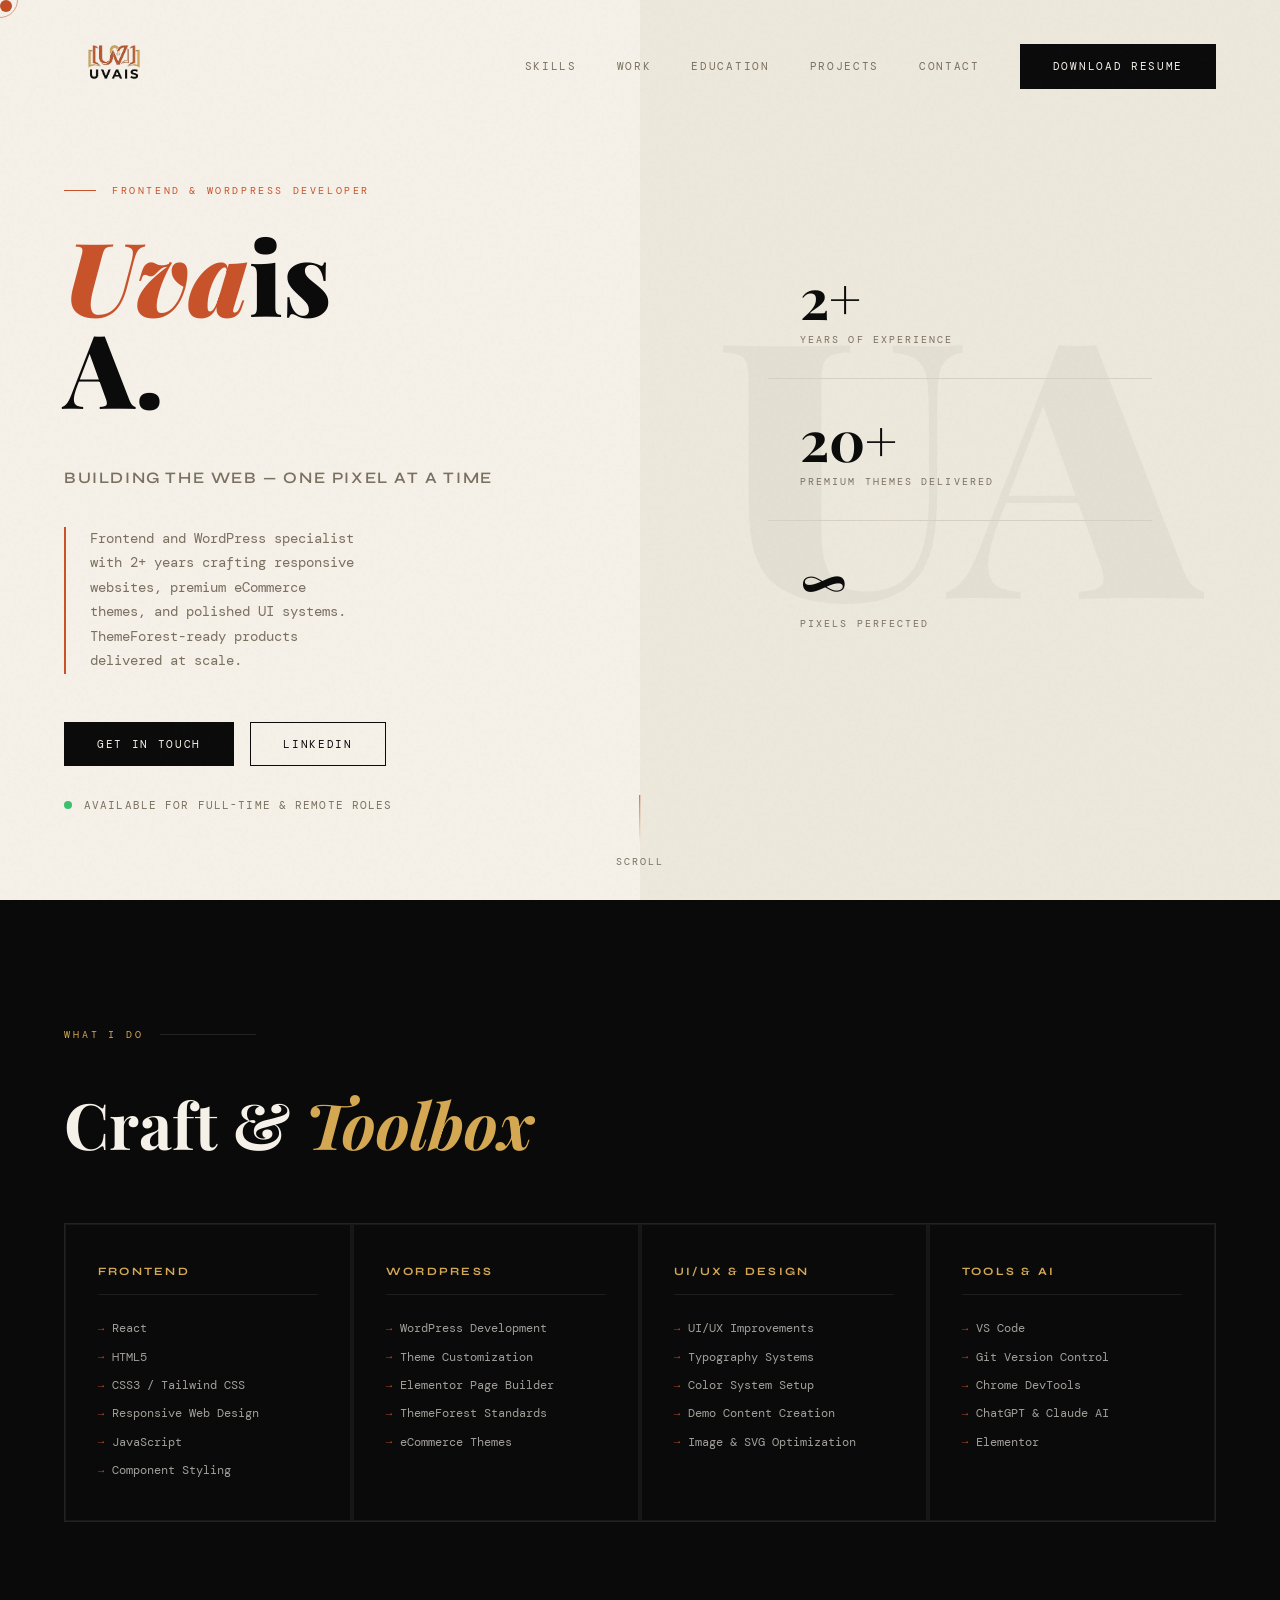
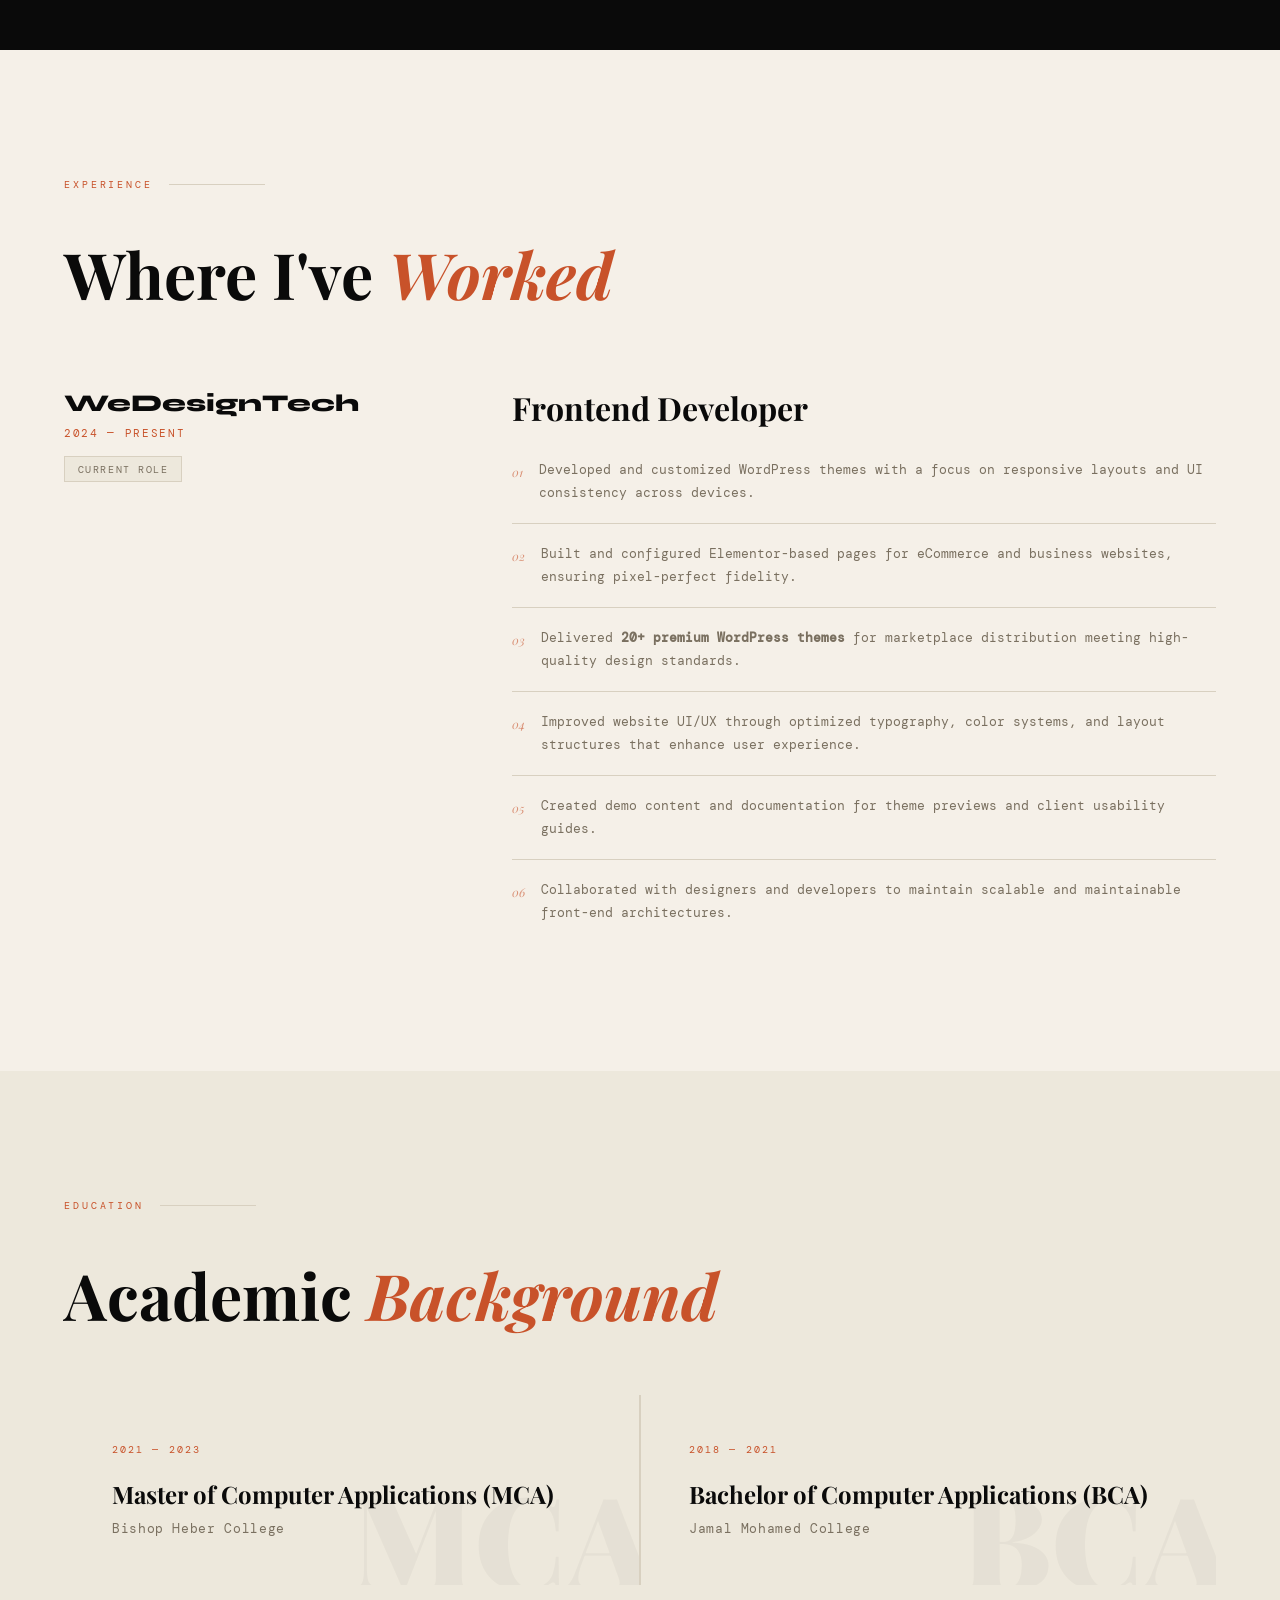
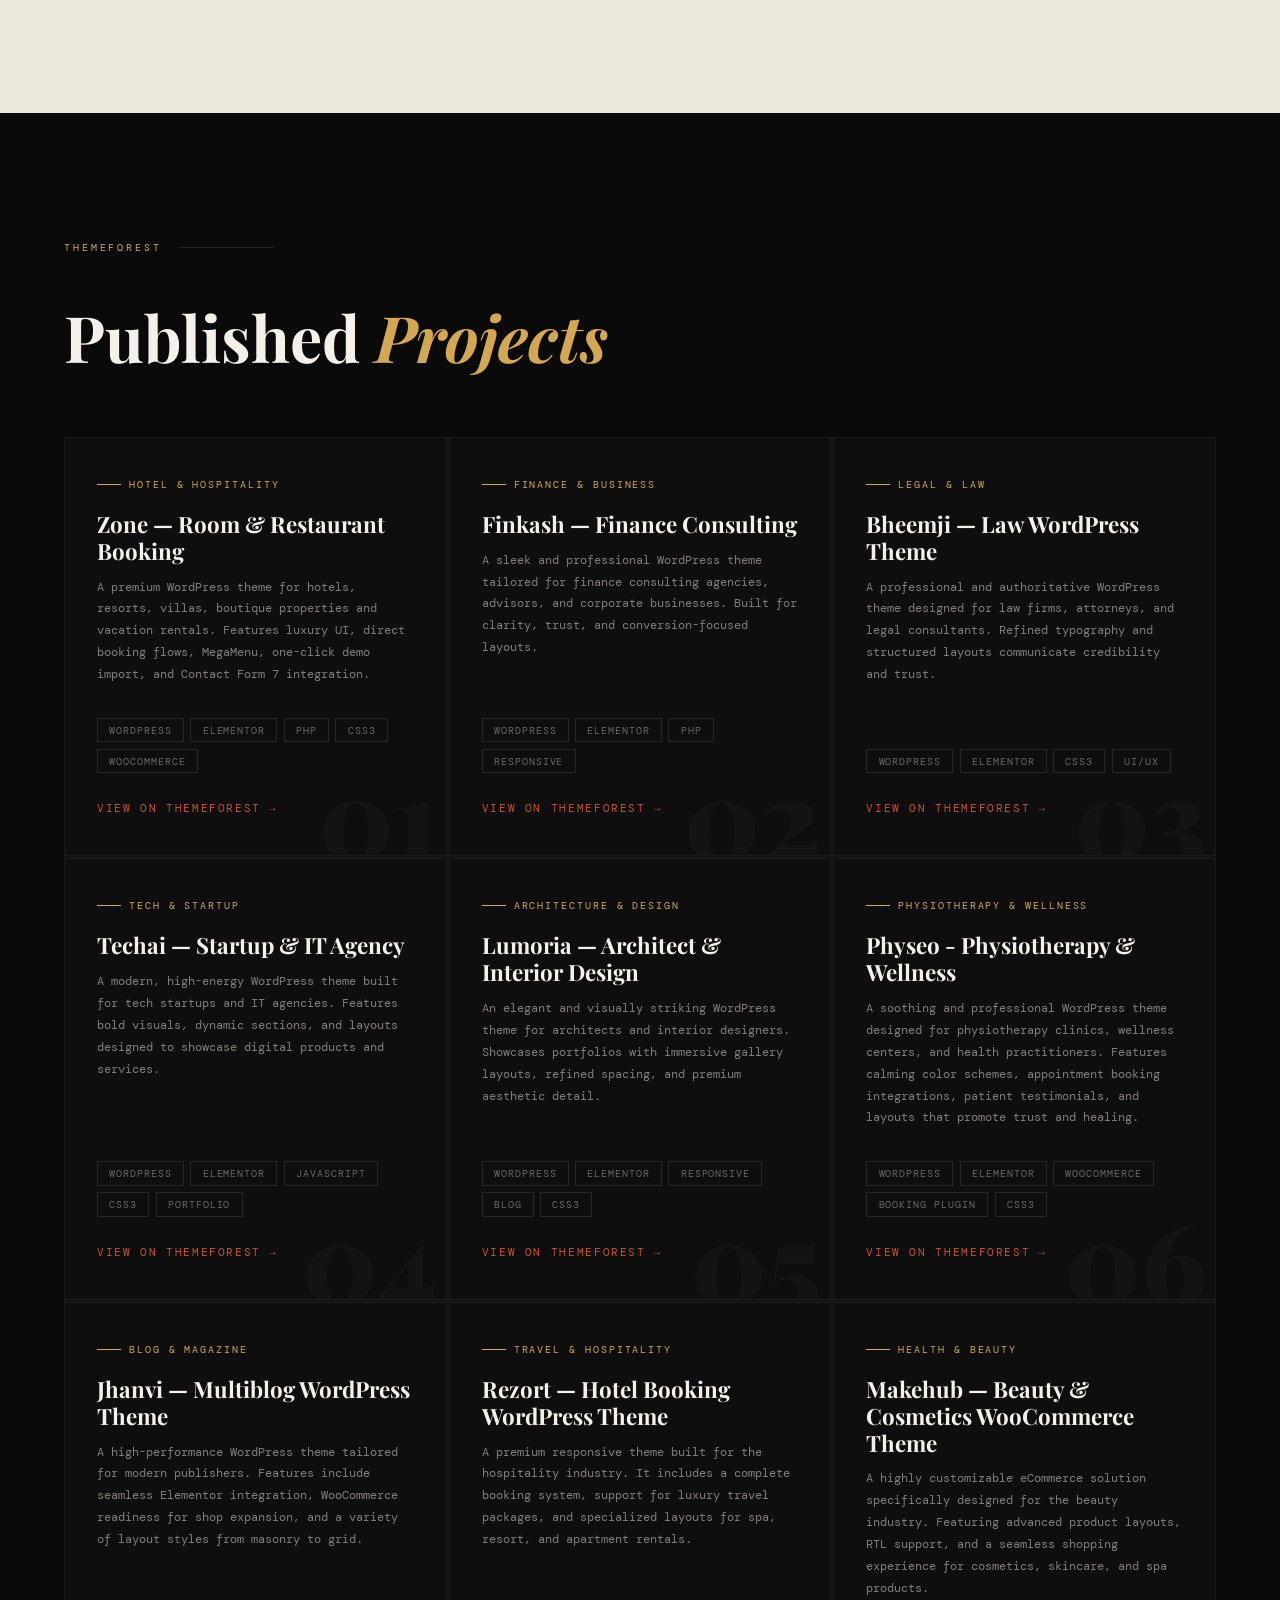
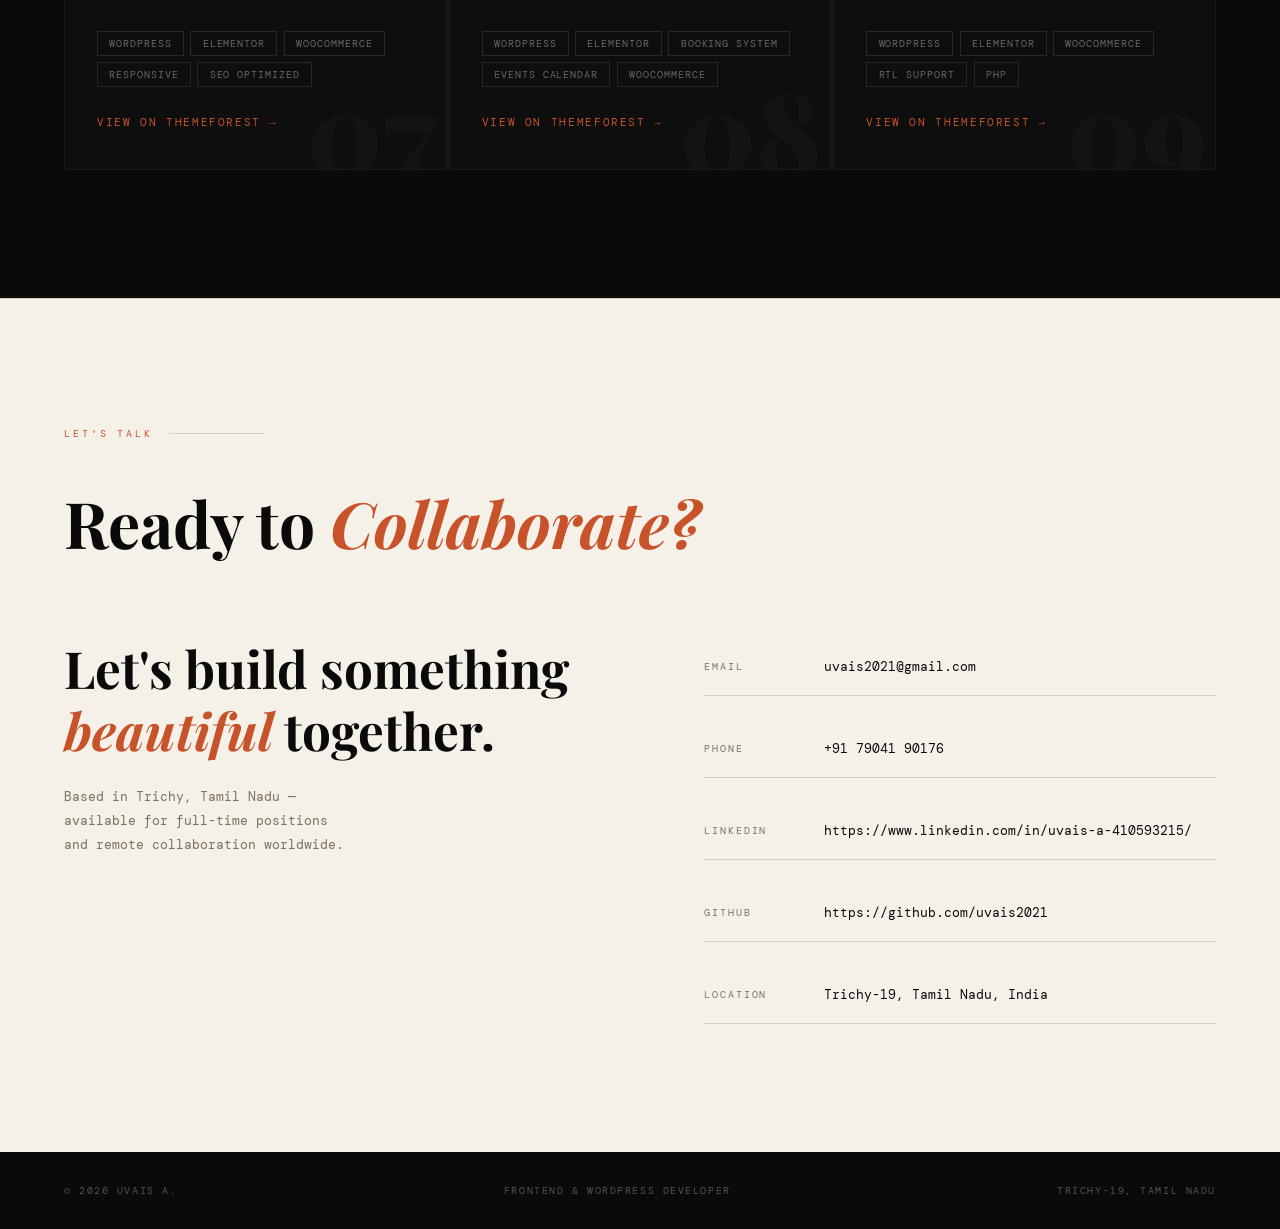
<file: index.html>
<!DOCTYPE html>
<html lang="en">

<head>
  <meta charset="UTF-8">
  <meta name="viewport" content="width=device-width, initial-scale=1.0">
  <title>Uvais A — Frontend & WordPress Developer</title>
  <link
    href="https://fonts.googleapis.com/css2?family=Playfair+Display:ital,wght@0,400;0,700;0,900;1,400&family=DM+Mono:wght@300;400;500&family=Syne:wght@400;600;700;800&display=swap"
    rel="stylesheet">
  <link rel="stylesheet" href="style.css">
  <link rel="shortcut icon" href="./images/favicon.ico.png" type="image/x-icon">
</head>

<body>

  <div class="cursor" id="cursor"></div>
  <div class="cursor-ring" id="cursorRing"></div>

  <!-- NAV -->
  <nav>
    <a href="#" class="nav-logo"><img src="./images/Logo.png" alt=""></a>
    <button id="menuToggle" class="menu-toggle" aria-label="Toggle navigation" aria-expanded="false"
      aria-controls="navLinks">
      <span></span>
      <span></span>
      <span></span>
    </button>
    <ul class="nav-links" id="navLinks">
      <li><a href="#skills">Skills</a></li>
      <li><a href="#experience">Work</a></li>
      <li><a href="#education">Education</a></li>
      <li><a href="#projects">Projects</a></li>
      <li><a href="#contact">Contact</a></li>
      <li><a href="./files/Resume.pdf" class="btn btn-primary" download>Download Resume</a></li>
    </ul>
  </nav>

  <!-- HERO -->
  <section class="hero">
    <div class="hero-left">
      <p class="hero-tag">Frontend & WordPress Developer</p>
      <h1 class="hero-name">
        <span class="italic">Uva</span>is<br>A.
      </h1>
      <p class="hero-role">Building the web — one pixel at a time</p>
      <p class="hero-summary">
        Frontend and WordPress specialist with 2+ years crafting responsive websites,
        premium eCommerce themes, and polished UI systems. ThemeForest-ready products
        delivered at scale.
      </p>
      <div class="hero-cta">
        <a href="mailto:uvais2021@gmail.com" class="btn btn-primary">Get in Touch</a>
        <a href="https://www.linkedin.com/in/uvais-a-410593215/" target="_blank" class="btn btn-outline">LinkedIn</a>
      </div>
      <div class="availability">
        <span class="avail-dot"></span>
        Available for full-time &amp; remote roles
      </div>
    </div>
    <div class="hero-right">
      <div class="hero-stats">
        <div class="stat-item">
          <div class="stat-num">2+</div>
          <div class="stat-label">Years of Experience</div>
        </div>
        <div class="stat-item">
          <div class="stat-num">20+</div>
          <div class="stat-label">Premium Themes Delivered</div>
        </div>
        <div class="stat-item">
          <div class="stat-num">∞</div>
          <div class="stat-label">Pixels Perfected</div>
        </div>
      </div>
    </div>
    <div class="hero-scroll">
      <div class="scroll-line"></div>
      Scroll
    </div>
  </section>

  <!-- SKILLS -->
  <section class="skills-section" id="skills">
    <p class="section-label">What I do</p>
    <h2 class="section-title">Craft &amp; <span class="em">Toolbox</span></h2>
    <div class="skills-grid fade-in">
      <div class="skill-group">
        <div class="skill-group-title">Frontend</div>
        <ul class="skill-list">
          <li>React</li>
          <li>HTML5</li>
          <li>CSS3 / Tailwind CSS</li>
          <li>Responsive Web Design</li>
          <li>JavaScript</li>
          <li>Component Styling</li>
        </ul>
      </div>
      <div class="skill-group">
        <div class="skill-group-title">WordPress</div>
        <ul class="skill-list">
          <li>WordPress Development</li>
          <li>Theme Customization</li>
          <li>Elementor Page Builder</li>
          <li>ThemeForest Standards</li>
          <li>eCommerce Themes</li>
        </ul>
      </div>
      <div class="skill-group">
        <div class="skill-group-title">UI/UX & Design</div>
        <ul class="skill-list">
          <li>UI/UX Improvements</li>
          <li>Typography Systems</li>
          <li>Color System Setup</li>
          <li>Demo Content Creation</li>
          <li>Image & SVG Optimization</li>
        </ul>
      </div>
      <div class="skill-group">
        <div class="skill-group-title">Tools & AI</div>
        <ul class="skill-list">
          <li>VS Code</li>
          <li>Git Version Control</li>
          <li>Chrome DevTools</li>
          <li>ChatGPT & Claude AI</li>
          <li>Elementor</li>
        </ul>
      </div>
    </div>
  </section>

  <!-- EXPERIENCE -->
  <section class="experience-section" id="experience">
    <p class="section-label">Experience</p>
    <h2 class="section-title">Where I've <span class="em">Worked</span></h2>
    <div class="exp-grid">
      <div class="exp-meta fade-in">
        <div class="exp-company">WeDesignTech</div>
        <div class="exp-period">2024 — Present</div>
        <div class="exp-badge">Current Role</div>
      </div>
      <div>
        <h3 class="exp-role-title fade-in">Frontend Developer</h3>
        <ul class="exp-highlights">
          <li class="fade-in">
            <span class="exp-num">01</span>
            <span>Developed and customized WordPress themes with a focus on responsive layouts and UI consistency across
              devices.</span>
          </li>
          <li class="fade-in">
            <span class="exp-num">02</span>
            <span>Built and configured Elementor-based pages for eCommerce and business websites, ensuring pixel-perfect
              fidelity.</span>
          </li>
          <li class="fade-in">
            <span class="exp-num">03</span>
            <span>Delivered <strong>20+ premium WordPress themes</strong> for marketplace distribution meeting
              high-quality design standards.</span>
          </li>
          <li class="fade-in">
            <span class="exp-num">04</span>
            <span>Improved website UI/UX through optimized typography, color systems, and layout structures that enhance
              user experience.</span>
          </li>
          <li class="fade-in">
            <span class="exp-num">05</span>
            <span>Created demo content and documentation for theme previews and client usability guides.</span>
          </li>
          <li class="fade-in">
            <span class="exp-num">06</span>
            <span>Collaborated with designers and developers to maintain scalable and maintainable front-end
              architectures.</span>
          </li>
        </ul>
      </div>
    </div>
  </section>

  <!-- EDUCATION -->
  <section class="education-section" id="education">
    <p class="section-label">Education</p>
    <h2 class="section-title">Academic <span class="em">Background</span></h2>
    <div class="edu-grid">
      <div class="edu-card fade-in" data-degree="MCA">
        <div class="edu-period">2021 — 2023</div>
        <div class="edu-degree">Master of Computer Applications (MCA)</div>
        <div class="edu-school">Bishop Heber College</div>
      </div>
      <div class="edu-card fade-in" data-degree="BCA">
        <div class="edu-period">2018 — 2021</div>
        <div class="edu-degree">Bachelor of Computer Applications (BCA)</div>
        <div class="edu-school">Jamal Mohamed College</div>
      </div>
    </div>
  </section>
  <!-- PROJECTS -->
  <section class="projects-section" id="projects">
    <p class="section-label">ThemeForest</p>
    <h2 class="section-title">Published <span class="em">Projects</span></h2>
    <div class="projects-grid">

      <div class="project-card fade-in" data-index="01">
        <div class="project-tag">Hotel &amp; Hospitality</div>
        <div class="project-name">Zone — Room &amp; Restaurant Booking</div>
        <p class="project-desc">A premium WordPress theme for hotels, resorts, villas, boutique properties and vacation
          rentals. Features luxury UI, direct booking flows, MegaMenu, one-click demo import, and Contact Form 7
          integration.</p>
        <div class="project-tech">
          <span>WordPress</span><span>Elementor</span><span>PHP</span><span>CSS3</span><span>WooCommerce</span>
        </div>
        <a href="https://themeforest.net/item/zone-room-restaurant-booking-wordpress-theme/62240703" target="_blank"
          class="project-link">View on ThemeForest</a>
      </div>

      <div class="project-card fade-in" data-index="02">
        <div class="project-tag">Finance &amp; Business</div>
        <div class="project-name">Finkash — Finance Consulting</div>
        <p class="project-desc">A sleek and professional WordPress theme tailored for finance consulting agencies,
          advisors, and corporate businesses. Built for clarity, trust, and conversion-focused layouts.</p>
        <div class="project-tech">
          <span>WordPress</span><span>Elementor</span><span>PHP</span><span>Responsive</span>
        </div>
        <a href="https://themeforest.net/item/finkash-finance-consulting-wordpress-theme/62206938" target="_blank"
          class="project-link">View on ThemeForest</a>
      </div>

      <div class="project-card fade-in" data-index="03">
        <div class="project-tag">Legal &amp; Law</div>
        <div class="project-name">Bheemji — Law WordPress Theme</div>
        <p class="project-desc">A professional and authoritative WordPress theme designed for law firms, attorneys, and
          legal consultants. Refined typography and structured layouts communicate credibility and trust.</p>
        <div class="project-tech">
          <span>WordPress</span><span>Elementor</span><span>CSS3</span><span>UI/UX</span>
        </div>
        <a href="https://themeforest.net/item/bheemji-law-wordpress-theme/61059205" target="_blank"
          class="project-link">View on ThemeForest</a>
      </div>

      <div class="project-card fade-in" data-index="04">
        <div class="project-tag">Tech &amp; Startup</div>
        <div class="project-name">Techai — Startup &amp; IT Agency</div>
        <p class="project-desc">A modern, high-energy WordPress theme built for tech startups and IT agencies. Features
          bold visuals, dynamic sections, and layouts designed to showcase digital products and services.</p>
        <div class="project-tech">
          <span>WordPress</span><span>Elementor</span><span>JavaScript</span><span>CSS3</span> <span>Portfolio</span>
        </div>
        <a href="https://themeforest.net/item/techai-startup-it-agency-wordpress-theme/60363167" target="_blank"
          class="project-link">View on ThemeForest</a>
      </div>

      <div class="project-card fade-in" data-index="05">
        <div class="project-tag">Architecture &amp; Design</div>
        <div class="project-name">Lumoria — Architect &amp; Interior Design</div>
        <p class="project-desc">An elegant and visually striking WordPress theme for architects and interior designers.
          Showcases portfolios with immersive gallery layouts, refined spacing, and premium aesthetic detail.</p>
        <div class="project-tech">
          <span>WordPress</span><span>Elementor</span><span>Responsive</span><span>Blog</span><span>CSS3</span>
        </div>
        <a href="https://themeforest.net/item/lumoria-architect-interior-design-wordpress-theme/59558953"
          target="_blank" class="project-link">View on ThemeForest</a>
      </div>

      <div class="project-card fade-in" data-index="06">
        <div class="project-tag">Physiotherapy &amp; Wellness</div>
        <div class="project-name">Physeo - Physiotherapy &amp; Wellness</div>
        <p class="project-desc">A soothing and professional WordPress theme designed for physiotherapy clinics, wellness
          centers, and health practitioners. Features calming color schemes, appointment booking integrations, patient
          testimonials, and layouts that promote trust and healing.
        </p>
        <div class="project-tech">
          <span>WordPress</span><span>Elementor</span><span>WooCommerce</span><span>Booking
            Plugin</span><span>CSS3</span>
        </div>
        <a href="https://themeforest.net/item/physeo-physiotherapy-wellness-wordpress-theme/59464215?s_rank=12"
          target="_blank" class="project-link">View on ThemeForest</a>
      </div>

      <div class="project-card fade-in visible" data-index="07">
        <div class="project-tag">Blog & Magazine</div>
        <div class="project-name">Jhanvi — Multiblog WordPress Theme</div>
        <p class="project-desc">A high-performance WordPress theme tailored for modern publishers. Features include
          seamless Elementor integration, WooCommerce readiness for shop expansion, and a variety of layout styles from
          masonry to grid.</p>
        <div class="project-tech">
          <span>WordPress</span><span>Elementor</span><span>WooCommerce</span><span>Responsive</span><span>SEO
            Optimized</span>
        </div>
        <a href="https://themeforest.net/item/jhanvi-multiblog-wordpress-theme/59735194" target="_blank"
          rel="noopener noreferrer" class="project-link">View on ThemeForest</a>
      </div>

      <div class="project-card fade-in visible" data-index="08">
        <div class="project-tag">Travel & Hospitality</div>
        <div class="project-name">Rezort — Hotel Booking WordPress Theme</div>
        <p class="project-desc">A premium responsive theme built for the hospitality industry. It includes a complete
          booking system, support for luxury travel packages, and specialized layouts for spa, resort, and apartment
          rentals.</p>
        <div class="project-tech">
          <span>WordPress</span><span>Elementor</span><span>Booking System</span><span>Events
            Calendar</span><span>WooCommerce</span>
        </div>
        <a href="https://themeforest.net/item/rezort-hotel-booking-wordpress-theme/57828160" target="_blank"
          rel="noopener noreferrer" class="project-link">View on ThemeForest</a>
      </div>
      <div class="project-card fade-in visible" data-index="09">
        <div class="project-tag">Health & Beauty</div>
        <div class="project-name">Makehub — Beauty & Cosmetics WooCommerce Theme</div>
        <p class="project-desc">A highly customizable eCommerce solution specifically designed for the beauty industry.
          Featuring advanced product layouts, RTL support, and a seamless shopping experience for cosmetics, skincare,
          and spa products.</p>
        <div class="project-tech">
          <span>WordPress</span><span>Elementor</span><span>WooCommerce</span><span>RTL Support</span><span>PHP</span>
        </div>
        <a href="https://themeforest.net/item/makehub-beauty-cosmetics-wordpress-theme/57361058" target="_blank"
          rel="noopener noreferrer" class="project-link">View on ThemeForest</a>
      </div>

    </div>
  </section>

  <!-- CONTACT -->
  <section class="contact-section" id="contact">
    <p class="section-label">Let's talk</p>
    <h2 class="section-title">Ready to <span class="em">Collaborate?</span></h2>
    <div class="contact-inner">
      <div>
        <p class="contact-big">Let's build something <span class="accent">beautiful</span> together.</p>
        <p style="margin-top:1.5rem; font-size:0.82rem; color:var(--muted); line-height:1.8; max-width:36ch;">
          Based in Trichy, Tamil Nadu — available for full-time positions and remote collaboration worldwide.
        </p>
      </div>
      <div class="contact-links fade-in">
        <a href="mailto:uvais2021@gmail.com" class="contact-item">
          <span class="contact-type">Email</span>
          <span class="contact-val">uvais2021@gmail.com</span>
        </a>
        <a href="tel:+917904190176" class="contact-item">
          <span class="contact-type">Phone</span>
          <span class="contact-val">+91 79041 90176</span>
        </a>
        <a href="https://www.linkedin.com/in/uvais-a-410593215/" target="_blank" class="contact-item">
          <span class="contact-type">LinkedIn</span>
          <span class="contact-val">https://www.linkedin.com/in/uvais-a-410593215/</span>
        </a>
        <a href="https://github.com/uvais2021" target="_blank" class="contact-item">
          <span class="contact-type">GitHub</span>
          <span class="contact-val">https://github.com/uvais2021</span>
        </a>
        <a href="#" class="contact-item">
          <span class="contact-type">Location</span>
          <span class="contact-val">Trichy-19, Tamil Nadu, India</span>
        </a>
      </div>
    </div>
  </section>

  <footer>
    <span>© 2026 Uvais A.</span>
    <span>Frontend & WordPress Developer</span>
    <span>Trichy-19, Tamil Nadu</span>
  </footer>

  <!-- Back to Top Button -->
  <button id="backToTop" class="back-to-top" aria-label="Back to top">
    <svg width="24" height="24" viewBox="0 0 24 24" fill="none" xmlns="http://www.w3.org/2000/svg">
      <path d="M12 4L4 12H9V20H15V12H20L12 4Z" fill="currentColor" />
    </svg>
  </button>

  <script src="./app.js"></script>
</body>

</html>
</file>
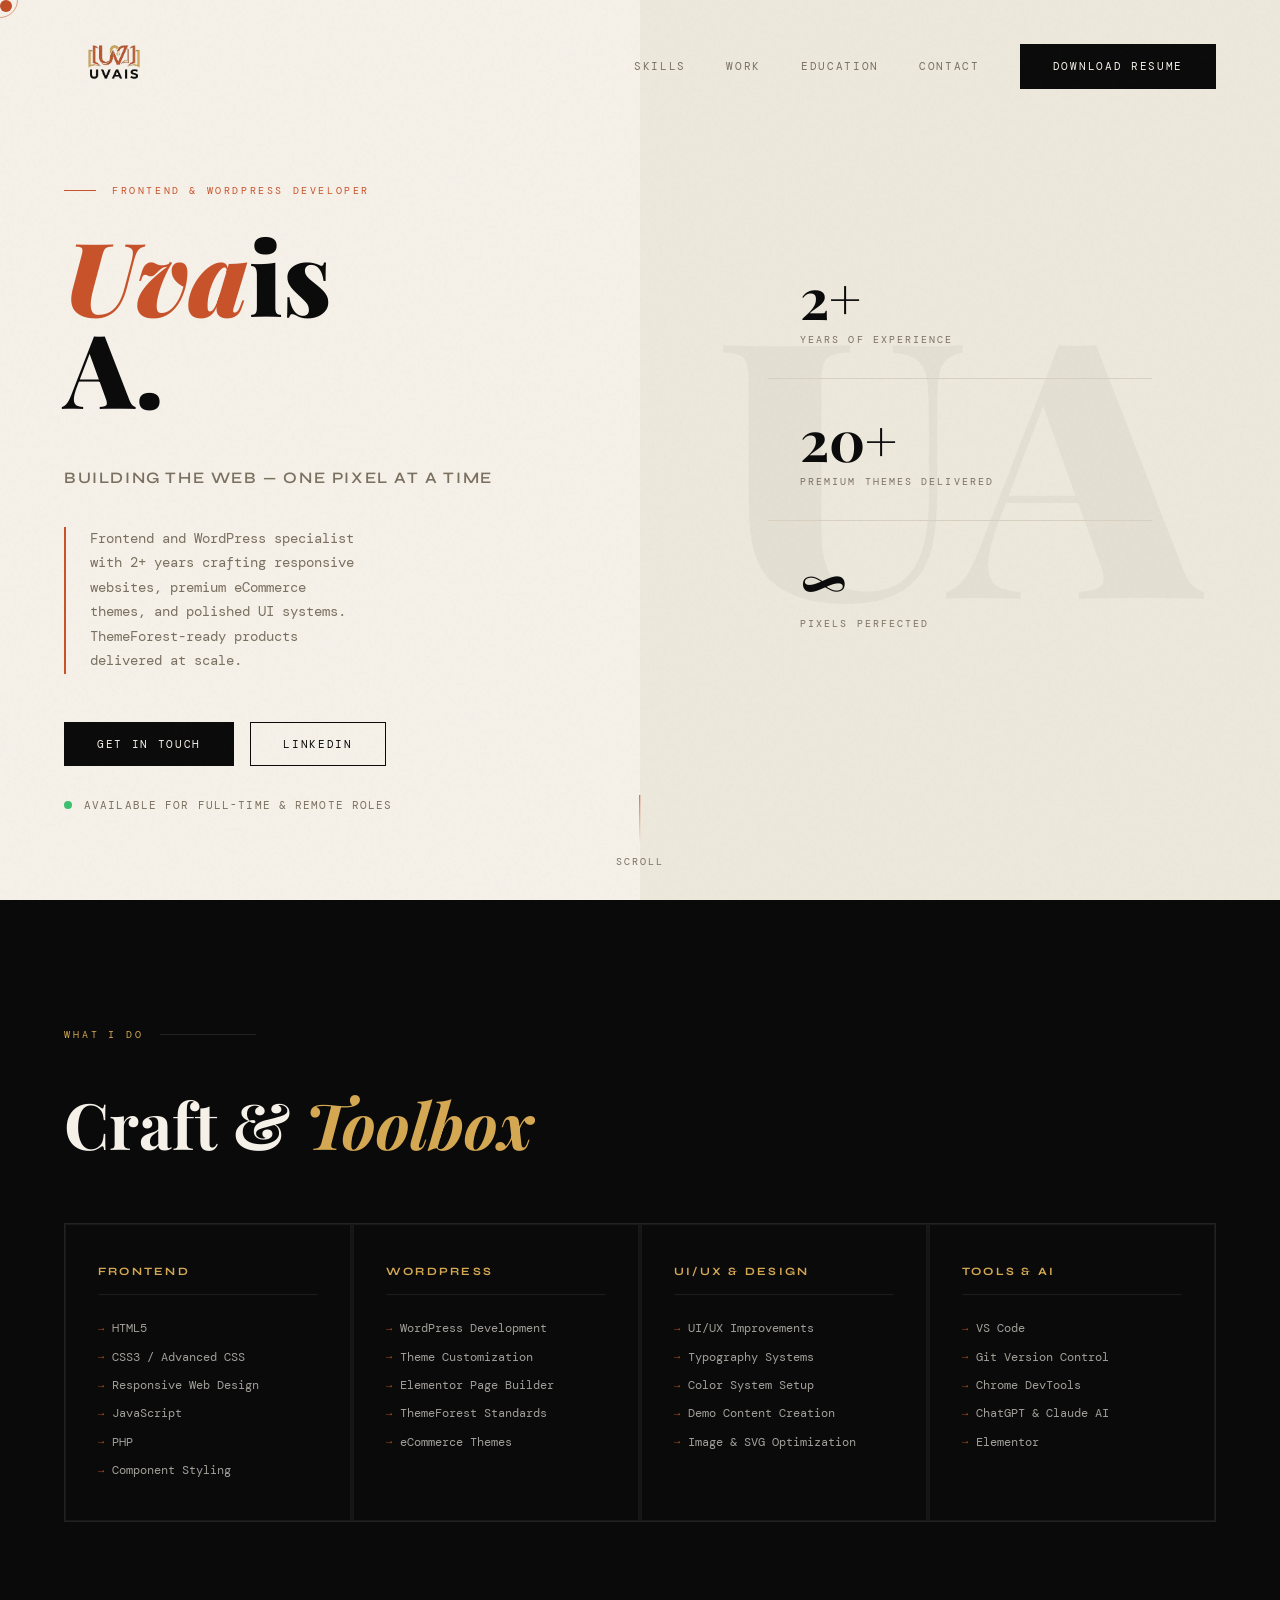
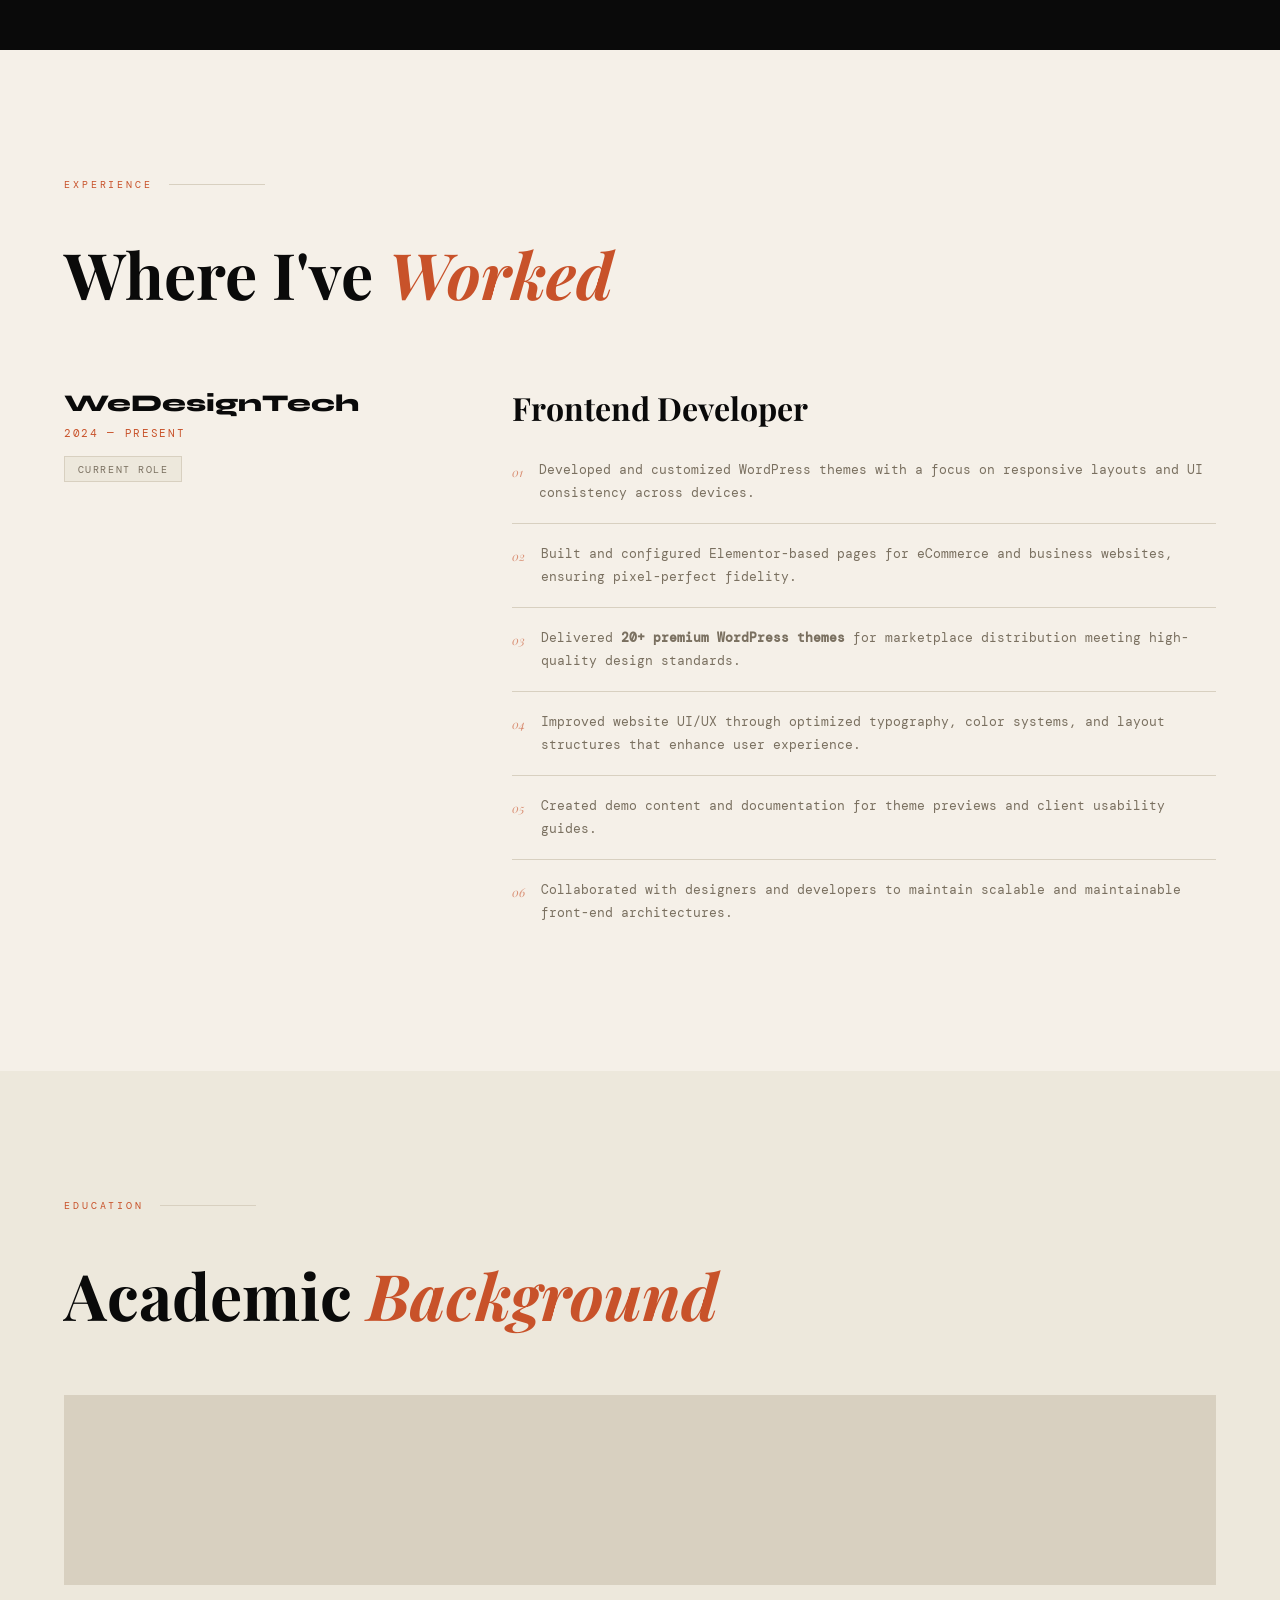
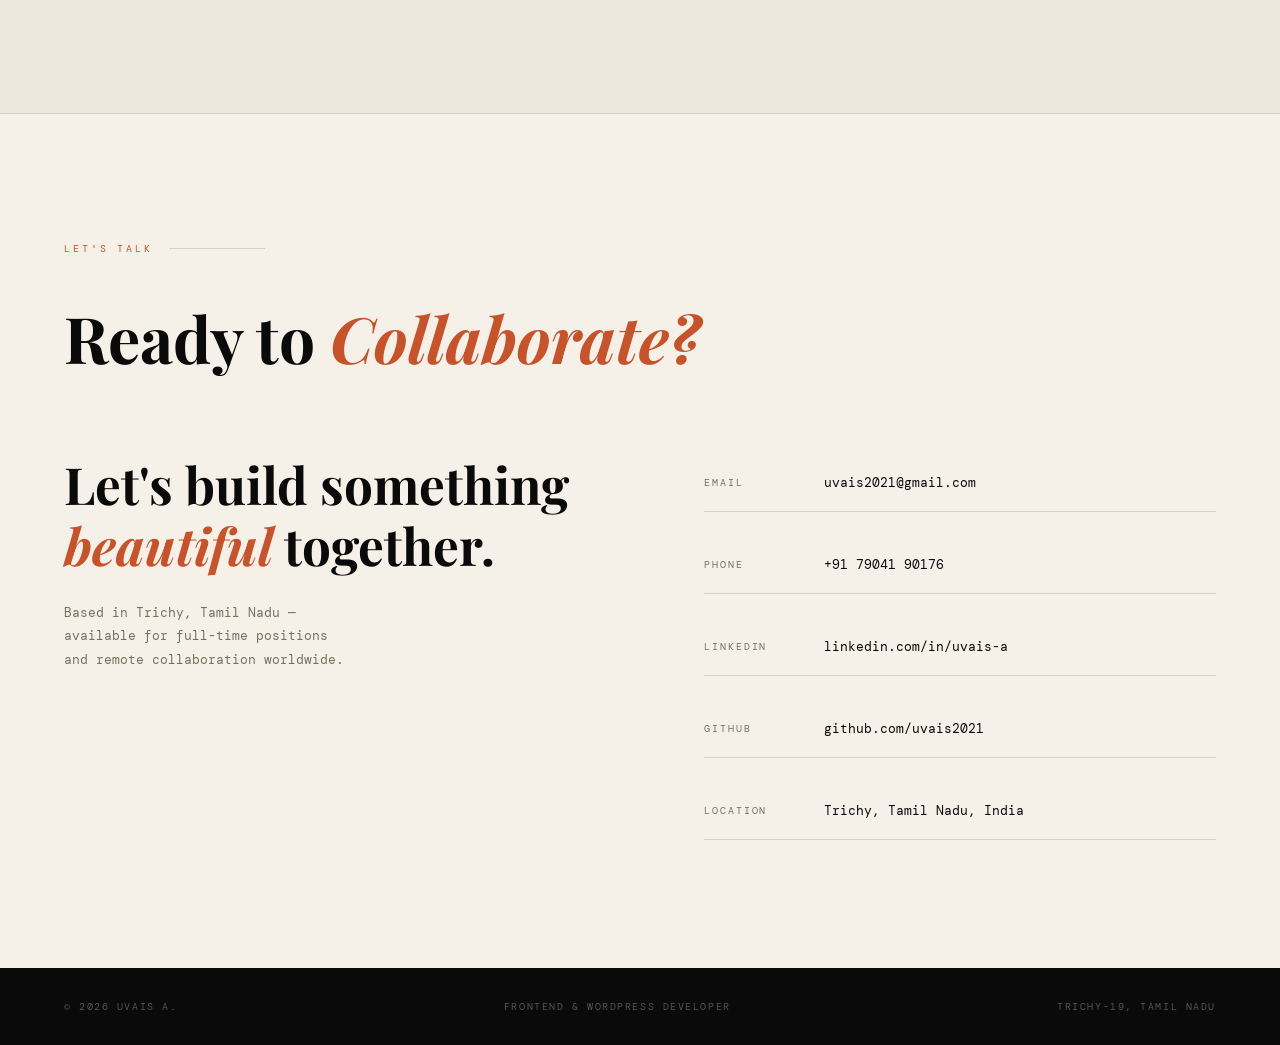
<file: uvais_portfolio.html>
<!DOCTYPE html>
<html lang="en">
<head>
<meta charset="UTF-8">
<meta name="viewport" content="width=device-width, initial-scale=1.0">
<title>Uvais A — Frontend & WordPress Developer</title>
<link href="https://fonts.googleapis.com/css2?family=Playfair+Display:ital,wght@0,400;0,700;0,900;1,400&family=DM+Mono:wght@300;400;500&family=Syne:wght@400;600;700;800&display=swap" rel="stylesheet">
<link rel="stylesheet" href="style.css">
<link rel="shortcut icon" href="./images/favicon.ico.png" type="image/x-icon">
</head>
<body>

<div class="cursor" id="cursor"></div>
<div class="cursor-ring" id="cursorRing"></div>

<!-- NAV -->
<nav>
  <a href="#" class="nav-logo"><img src="./images/Logo.png" alt=""></a>
  <button id="menuToggle" class="menu-toggle" aria-label="Toggle navigation" aria-expanded="false" aria-controls="navLinks">
    <span></span>
    <span></span>
    <span></span>
  </button>
  <ul class="nav-links" id="navLinks">
    <li><a href="#skills">Skills</a></li>
    <li><a href="#experience">Work</a></li>
    <li><a href="#education">Education</a></li>
    <li><a href="#contact">Contact</a></li>
    <li><a href="./files/Resume.pdf" class="btn btn-primary" download>Download Resume</a></li>
  </ul>
</nav>

<!-- HERO -->
<section class="hero">
  <div class="hero-left">
    <p class="hero-tag">Frontend & WordPress Developer</p>
    <h1 class="hero-name">
      <span class="italic">Uva</span>is<br>A.
    </h1>
    <p class="hero-role">Building the web — one pixel at a time</p>
    <p class="hero-summary">
      Frontend and WordPress specialist with 2+ years crafting responsive websites, 
      premium eCommerce themes, and polished UI systems. ThemeForest-ready products 
      delivered at scale.
    </p>
    <div class="hero-cta">
      <a href="mailto:uvais2021@gmail.com" class="btn btn-primary">Get in Touch</a>
      <a href="https://www.linkedin.com/in/uvais-a-410593215/" target="_blank" class="btn btn-outline">LinkedIn</a>
    </div>
    <div class="availability">
      <span class="avail-dot"></span>
      Available for full-time &amp; remote roles
    </div>
  </div>
  <div class="hero-right">
    <div class="hero-stats">
      <div class="stat-item">
        <div class="stat-num">2+</div>
        <div class="stat-label">Years of Experience</div>
      </div>
      <div class="stat-item">
        <div class="stat-num">20+</div>
        <div class="stat-label">Premium Themes Delivered</div>
      </div>
      <div class="stat-item">
        <div class="stat-num">∞</div>
        <div class="stat-label">Pixels Perfected</div>
      </div>
    </div>
  </div>
  <div class="hero-scroll">
    <div class="scroll-line"></div>
    Scroll
  </div>
</section>

<!-- SKILLS -->
<section class="skills-section" id="skills">
  <p class="section-label">What I do</p>
  <h2 class="section-title">Craft &amp; <span class="em">Toolbox</span></h2>
  <div class="skills-grid fade-in">
    <div class="skill-group">
      <div class="skill-group-title">Frontend</div>
      <ul class="skill-list">
        <li>HTML5</li>
        <li>CSS3 / Advanced CSS</li>
        <li>Responsive Web Design</li>
        <li>JavaScript</li>
        <li>PHP</li>
        <li>Component Styling</li>
      </ul>
    </div>
    <div class="skill-group">
      <div class="skill-group-title">WordPress</div>
      <ul class="skill-list">
        <li>WordPress Development</li>
        <li>Theme Customization</li>
        <li>Elementor Page Builder</li>
        <li>ThemeForest Standards</li>
        <li>eCommerce Themes</li>
      </ul>
    </div>
    <div class="skill-group">
      <div class="skill-group-title">UI/UX & Design</div>
      <ul class="skill-list">
        <li>UI/UX Improvements</li>
        <li>Typography Systems</li>
        <li>Color System Setup</li>
        <li>Demo Content Creation</li>
        <li>Image & SVG Optimization</li>
      </ul>
    </div>
    <div class="skill-group">
      <div class="skill-group-title">Tools & AI</div>
      <ul class="skill-list">
        <li>VS Code</li>
        <li>Git Version Control</li>
        <li>Chrome DevTools</li>
        <li>ChatGPT & Claude AI</li>
        <li>Elementor</li>
      </ul>
    </div>
  </div>
</section>

<!-- EXPERIENCE -->
<section class="experience-section" id="experience">
  <p class="section-label">Experience</p>
  <h2 class="section-title">Where I've <span class="em">Worked</span></h2>
  <div class="exp-grid">
    <div class="exp-meta fade-in">
      <div class="exp-company">WeDesignTech</div>
      <div class="exp-period">2024 — Present</div>
      <div class="exp-badge">Current Role</div>
    </div>
    <div>
      <h3 class="exp-role-title fade-in">Frontend Developer</h3>
      <ul class="exp-highlights">
        <li class="fade-in">
          <span class="exp-num">01</span>
          <span>Developed and customized WordPress themes with a focus on responsive layouts and UI consistency across devices.</span>
        </li>
        <li class="fade-in">
          <span class="exp-num">02</span>
          <span>Built and configured Elementor-based pages for eCommerce and business websites, ensuring pixel-perfect fidelity.</span>
        </li>
        <li class="fade-in">
          <span class="exp-num">03</span>
          <span>Delivered <strong>20+ premium WordPress themes</strong> for marketplace distribution meeting high-quality design standards.</span>
        </li>
        <li class="fade-in">
          <span class="exp-num">04</span>
          <span>Improved website UI/UX through optimized typography, color systems, and layout structures that enhance user experience.</span>
        </li>
        <li class="fade-in">
          <span class="exp-num">05</span>
          <span>Created demo content and documentation for theme previews and client usability guides.</span>
        </li>
        <li class="fade-in">
          <span class="exp-num">06</span>
          <span>Collaborated with designers and developers to maintain scalable and maintainable front-end architectures.</span>
        </li>
      </ul>
    </div>
  </div>
</section>

<!-- EDUCATION -->
<section class="education-section" id="education">
  <p class="section-label">Education</p>
  <h2 class="section-title">Academic <span class="em">Background</span></h2>
  <div class="edu-grid">
    <div class="edu-card fade-in" data-degree="MCA">
      <div class="edu-period">2021 — 2023</div>
      <div class="edu-degree">Master of Computer Applications (MCA)</div>
      <div class="edu-school">Bishop Heber College</div>
    </div>
    <div class="edu-card fade-in" data-degree="BCA">
      <div class="edu-period">2018 — 2021</div>
      <div class="edu-degree">Bachelor of Computer Applications (BCA)</div>
      <div class="edu-school">Jamal Mohamed College</div>
    </div>
  </div>
</section>

<!-- CONTACT -->
<section class="contact-section" id="contact">
  <p class="section-label">Let's talk</p>
  <h2 class="section-title">Ready to <span class="em">Collaborate?</span></h2>
  <div class="contact-inner">
    <div>
      <p class="contact-big">Let's build something <span class="accent">beautiful</span> together.</p>
      <p style="margin-top:1.5rem; font-size:0.82rem; color:var(--muted); line-height:1.8; max-width:36ch;">
        Based in Trichy, Tamil Nadu — available for full-time positions and remote collaboration worldwide.
      </p>
    </div>
    <div class="contact-links fade-in">
      <a href="mailto:uvais2021@gmail.com" class="contact-item">
        <span class="contact-type">Email</span>
        <span class="contact-val">uvais2021@gmail.com</span>
      </a>
      <a href="tel:+917904190176" class="contact-item">
        <span class="contact-type">Phone</span>
        <span class="contact-val">+91 79041 90176</span>
      </a>
      <a href="https://www.linkedin.com/in/uvais-a-410593215/" target="_blank" class="contact-item">
        <span class="contact-type">LinkedIn</span>
        <span class="contact-val">linkedin.com/in/uvais-a</span>
      </a>
      <a href="https://github.com/uvais2021" target="_blank" class="contact-item">
        <span class="contact-type">GitHub</span>
        <span class="contact-val">github.com/uvais2021</span>
      </a>
      <a href="#" class="contact-item">
        <span class="contact-type">Location</span>
        <span class="contact-val">Trichy, Tamil Nadu, India</span>
      </a>
    </div>
  </div>
</section>

<footer>
  <span>© 2026 Uvais A.</span>
  <span>Frontend & WordPress Developer</span>
  <span>Trichy-19, Tamil Nadu</span>
</footer>

<!-- Back to Top Button -->
<button id="backToTop" class="back-to-top" aria-label="Back to top">
  <svg width="24" height="24" viewBox="0 0 24 24" fill="none" xmlns="http://www.w3.org/2000/svg">
    <path d="M12 4L4 12H9V20H15V12H20L12 4Z" fill="currentColor"/>
  </svg>
</button>

<script src="./app.js"></script>
</body>
</html>
</file>
<file: style.css>
:root {
    --ink: #0a0a0a;
    --paper: #f5f0e8;
    --cream: #ede8dc;
    --accent: #c8522a;
    --gold: #d4a853;
    --muted: #7a7060;
    --line: #d8d0c0;
    --transition: all 0.3s ease;
    --transition-fast: var(--transition) ease;
    --transition-xs: transform 0.15s ease;
    --transition-sm: transform 0.2s ease;
    --transition-bg: background 0.3s ease;
  }

  *, *::before, *::after { margin: 0; padding: 0; box-sizing: border-box; }

  html { scroll-behavior: smooth; }

  body {
    font-family: 'DM Mono', monospace;
    background: var(--paper);
    color: var(--ink);
    overflow-x: hidden;
    cursor: none;
  }

  /* Custom cursor */
  .cursor {
    width: 12px; height: 12px;
    background: var(--accent);
    border-radius: 50%;
    position: fixed;
    pointer-events: none;
    z-index: 9999;
    transition: transform 0.15s ease;
    mix-blend-mode: multiply;
  }
  .cursor-ring {
    width: 36px; height: 36px;
    border: 1.5px solid var(--accent);
    border-radius: 50%;
    position: fixed;
    pointer-events: none;
    z-index: 9998;
    transition: all 0.3s cubic-bezier(0.25, 0.46, 0.45, 0.94);
    opacity: 0.5;
  }

  /* Grain overlay */
  body::before {
    content: '';
    position: fixed;
    inset: 0;
    background-image: url("data:image/svg+xml,%3Csvg viewBox='0 0 256 256' xmlns='http://www.w3.org/2000/svg'%3E%3Cfilter id='noise'%3E%3CfeTurbulence type='fractalNoise' baseFrequency='0.9' numOctaves='4' stitchTiles='stitch'/%3E%3C/filter%3E%3Crect width='100%25' height='100%25' filter='url(%23noise)' opacity='0.04'/%3E%3C/svg%3E");
    pointer-events: none;
    z-index: 1000;
    opacity: 0.5;
  }

  /* NAV */
  nav {
    position: fixed;
    top: 0; left: 0; right: 0;
    padding: 1.5rem 4rem;
    display: flex;
    justify-content: space-between;
    align-items: center;
    z-index: 100;
    transition: var(--transition);
  }
nav.sticky {
    background-color: var(--paper);
    box-shadow: 0 10px 20px rgba(10, 10, 10, 0.1);
    padding-block: 0px;
}
  .nav-logo img {
    width: 100px;
    height: auto;
  }

  .nav-links {
    display: flex;
    gap: 2.5rem;
    list-style: none;
  }
  .nav-links a {
    font-size: 0.7rem;
    letter-spacing: 0.15em;
    text-transform: uppercase;
    color: var(--muted);
    text-decoration: none;
    transition: var(--transition);
  }
  .nav-links a:hover { color: var(--accent); }
  .menu-toggle {
    display: none;
    position: relative;
    width: 2rem;
    height: 1.5rem;
    border: none;
    background: transparent;
    cursor: pointer;
    z-index: 110;
  }
  .menu-toggle span {
    display: block;
    width: 100%;
    height: 2px;
    margin-bottom: 0.35rem;
    background: var(--ink);
    transition: var(--transition);
  }
  .menu-toggle span:last-child { margin-bottom: 0; }
  nav.nav-open .menu-toggle span:nth-child(1) { transform: translateY(7px) rotate(45deg); }
  nav.nav-open .menu-toggle span:nth-child(2) { opacity: 0; }
  nav.nav-open .menu-toggle span:nth-child(3) { transform: translateY(-9px) rotate(-45deg); }
  /* Back to Top Button */
  .back-to-top {
    position: fixed;
    bottom: 2rem;
    right: 2rem;
    width: 3rem;
    height: 3rem;
    background: var(--accent);
    color: var(--paper);
    border: none;
    border-radius: 50%;
    cursor: pointer;
    opacity: 0;
    visibility: hidden;
    transform: translateY(1rem);
    transition: var(--transition);
    z-index: 99;
    display: flex;
    align-items: center;
    justify-content: center;
    box-shadow: 0 4px 12px rgba(200, 82, 42, 0.3);
  }
  .back-to-top:hover {
    background: var(--gold);
    transform: translateY(0) scale(1.1);
    box-shadow: 0 6px 16px rgba(200, 82, 42, 0.4);
  }
  .back-to-top.show {
    opacity: 1;
    visibility: visible;
    transform: translateY(0);
  }
  .back-to-top svg {
    transition: var(--transition-sm);
  }
  .back-to-top:hover svg {
    transform: translateY(-2px);
  }

  /* HERO */
  .hero {
    min-height: 100vh;
    display: grid;
    grid-template-columns: 1fr 1fr;
    position: relative;
    overflow: hidden;
  }

  .hero-left {
    padding: 10rem 4rem 4rem;
    display: flex;
    flex-direction: column;
    justify-content: center;
    position: relative;
  }

  .hero-tag {
    font-size: 0.65rem;
    letter-spacing: 0.25em;
    text-transform: uppercase;
    color: var(--accent);
    margin-bottom: 2rem;
    display: flex;
    align-items: center;
    gap: 1rem;
  }
  .hero-tag::before {
    content: '';
    display: block;
    width: 2rem;
    height: 1px;
    background: var(--accent);
  }

  .hero-name {
    font-family: 'Playfair Display', serif;
    font-size: clamp(4rem, 8vw, 7rem);
    font-weight: 900;
    line-height: 0.9;
    color: var(--ink);
    margin-bottom: 0.3em;
  }
  .hero-name .italic {
    font-style: italic;
    color: var(--accent);
  }

  .hero-role {
    font-family: 'Syne', sans-serif;
    font-size: 1rem;
    font-weight: 600;
    letter-spacing: 0.1em;
    text-transform: uppercase;
    color: var(--muted);
    margin-top: 1.5rem;
    margin-bottom: 2.5rem;
  }

  .hero-summary {
    font-size: 0.85rem;
    line-height: 1.8;
    color: var(--muted);
    max-width: 38ch;
    border-left: 2px solid var(--accent);
    padding-left: 1.5rem;
  }

  .hero-cta {
    display: flex;
    gap: 1rem;
    margin-top: 3rem;
    flex-wrap: wrap;
  }
  .btn {
    font-family: 'DM Mono', monospace;
    font-size: 0.7rem;
    letter-spacing: 0.15em;
    text-transform: uppercase;
    padding: 0.9rem 2rem;
    text-decoration: none;
    transition: all 0.25s ease;
    cursor: none;
  }
  .btn-primary,
  .nav-links a.btn-primary {
    background: var(--ink);
    color: var(--paper);
    border: 1px solid var(--ink);
  }
  .btn-primary:hover,.nav-links a.btn-primary:hover {
    background: var(--accent);
    border-color: var(--accent);
  }
  .btn-outline {
    background: transparent;
    color: var(--ink);
    border: 1px solid var(--ink);
  }
  .btn-outline:hover {
    background: var(--ink);
    color: var(--paper);
  }

  .hero-right {
    background: var(--cream);
    position: relative;
    display: flex;
    align-items: center;
    justify-content: center;
    overflow: hidden;
  }
  .hero-right::before {
    content: 'UA';
    font-family: 'Playfair Display', serif;
    font-size: 28vw;
    font-weight: 900;
    color: rgba(0,0,0,0.04);
    position: absolute;
    line-height: 1;
    user-select: none;
  }

  .hero-stats {
    display: grid;
    grid-template-rows: repeat(3, 1fr);
    gap: 0;
    width: 60%;
    position: relative;
    z-index: 1;
  }
  .stat-item {
    padding: 2rem;
    border-bottom: 1px solid var(--line);
  }
  .stat-item:last-child { border-bottom: none; }
  .stat-num {
    font-family: 'Playfair Display', serif;
    font-size: 3.5rem;
    font-weight: 700;
    color: var(--ink);
    line-height: 1;
  }
  .stat-label {
    font-size: 0.65rem;
    letter-spacing: 0.2em;
    text-transform: uppercase;
    color: var(--muted);
    margin-top: 0.5rem;
  }

  .hero-scroll {
    position: absolute;
    bottom: 2rem;
    left: 50%;
    transform: translateX(-50%);
    display: flex;
    flex-direction: column;
    align-items: center;
    gap: 0.75rem;
    font-size: 0.6rem;
    letter-spacing: 0.2em;
    text-transform: uppercase;
    color: var(--muted);
  }
  .scroll-line {
    width: 1px;
    height: 3rem;
    background: linear-gradient(to bottom, var(--accent), transparent);
    animation: scrollPulse 2s ease-in-out infinite;
  }
  @keyframes scrollPulse {
    0%, 100% { opacity: 0.4; transform: scaleY(0.8); }
    50% { opacity: 1; transform: scaleY(1); }
  }

  /* SECTION BASE */
  section { position: relative; }
  .section-label {
    font-size: 0.6rem;
    letter-spacing: 0.3em;
    text-transform: uppercase;
    color: var(--accent);
    display: flex;
    align-items: center;
    gap: 1rem;
    margin-bottom: 3rem;
  }
  .section-label::after {
    content: '';
    flex: 1;
    height: 1px;
    background: var(--line);
    max-width: 6rem;
  }
  .section-title {
    font-family: 'Playfair Display', serif;
    font-size: clamp(2.5rem, 5vw, 4rem);
    font-weight: 700;
    line-height: 1.1;
    color: var(--ink);
  }
  .section-title .em { font-style: italic; color: var(--accent); }

  /* SKILLS SECTION */
  .skills-section {
    padding: 8rem 4rem;
    background: var(--ink);
    color: var(--paper);
  }
  .skills-section .section-label { color: var(--gold); }
  .skills-section .section-label::after { background: rgba(255,255,255,0.1); }
  .skills-section .section-title { color: var(--paper); }
  .skills-section .section-title .em { color: var(--gold); }

  .skills-grid {
    display: grid;
    grid-template-columns: repeat(4, 1fr);
    gap: 2px;
    margin-top: 4rem;
    background: rgba(255,255,255,0.05);
    border: 1px solid rgba(255,255,255,0.05);
  }
  .skill-group {
    padding: 2.5rem 2rem;
    background: var(--ink);
    border: 1px solid rgba(255,255,255,0.06);
    transition: background 0.3s;
  }
  .skill-group:hover { background: #161616; }
  .skill-group-title {
    font-family: 'Syne', sans-serif;
    font-size: 0.7rem;
    font-weight: 700;
    letter-spacing: 0.2em;
    text-transform: uppercase;
    color: var(--gold);
    margin-bottom: 1.5rem;
    padding-bottom: 1rem;
    border-bottom: 1px solid rgba(255,255,255,0.08);
  }
  .skill-list {
    list-style: none;
    display: flex;
    flex-direction: column;
    gap: 0.6rem;
  }
  .skill-list li {
    font-size: 0.78rem;
    color: rgba(245,240,232,0.65);
    line-height: 1.5;
    display: flex;
    align-items: center;
    gap: 0.5rem;
  }
  .skill-list li::before {
    content: '→';
    color: var(--accent);
    font-size: 0.65rem;
    flex-shrink: 0;
  }

  /* EXPERIENCE */
  .experience-section {
    padding: 8rem 4rem;
    background: var(--paper);
  }
  .exp-grid {
    display: grid;
    grid-template-columns: 1fr 2fr;
    gap: 6rem;
    margin-top: 5rem;
    align-items: start;
  }
  .exp-meta {
    position: sticky;
    top: 8rem;
  }
  .exp-company {
    font-family: 'Syne', sans-serif;
    font-size: 1.5rem;
    font-weight: 800;
    color: var(--ink);
    margin-bottom: 0.5rem;
  }
  .exp-period {
    font-size: 0.7rem;
    letter-spacing: 0.15em;
    text-transform: uppercase;
    color: var(--accent);
    margin-bottom: 1rem;
  }
  .exp-badge {
    display: inline-block;
    background: var(--cream);
    border: 1px solid var(--line);
    padding: 0.35rem 0.8rem;
    font-size: 0.65rem;
    letter-spacing: 0.15em;
    text-transform: uppercase;
    color: var(--muted);
  }
  .exp-role-title {
    font-family: 'Playfair Display', serif;
    font-size: 2rem;
    font-weight: 700;
    color: var(--ink);
    margin-bottom: 2rem;
    line-height: 1.2;
  }
  .exp-highlights {
    list-style: none;
    display: flex;
    flex-direction: column;
    gap: 1.2rem;
  }
  .exp-highlights li {
    display: grid;
    grid-template-columns: auto 1fr;
    gap: 1rem;
    font-size: 0.82rem;
    line-height: 1.7;
    color: var(--muted);
    padding-bottom: 1.2rem;
    border-bottom: 1px solid var(--line);
  }
  .exp-highlights li:last-child { border-bottom: none; }
  .exp-num {
    font-family: 'Playfair Display', serif;
    font-size: 0.75rem;
    color: var(--accent);
    opacity: 0.6;
    padding-top: 0.2em;
    font-style: italic;
  }

  /* EDUCATION */
  .education-section {
    padding: 8rem 4rem;
    background: var(--cream);
  }
  .edu-grid {
    display: grid;
    grid-template-columns: 1fr 1fr;
    gap: 2px;
    margin-top: 4rem;
    background: var(--line);
  }
  .edu-card {
    background: var(--cream);
    padding: 3rem;
    position: relative;
    overflow: hidden;
    transition: background 0.3s;
  }
  .edu-card:hover { background: #e8e2d5; }
  .edu-card::before {
    content: attr(data-degree);
    font-family: 'Playfair Display', serif;
    font-size: 8rem;
    font-weight: 900;
    color: rgba(0,0,0,0.03);
    position: absolute;
    bottom: -1rem;
    right: -1rem;
    line-height: 1;
    user-select: none;
  }
  .edu-period {
    font-size: 0.65rem;
    letter-spacing: 0.2em;
    text-transform: uppercase;
    color: var(--accent);
    margin-bottom: 1.5rem;
  }
  .edu-degree {
    font-family: 'Playfair Display', serif;
    font-size: 1.5rem;
    font-weight: 700;
    color: var(--ink);
    margin-bottom: 0.75rem;
    line-height: 1.2;
  }
  .edu-school {
    font-size: 0.8rem;
    color: var(--muted);
    letter-spacing: 0.05em;
  }

  /* CONTACT */
  .contact-section {
    padding: 8rem 4rem;
    background: var(--paper);
    border-top: 1px solid var(--line);
  }
  .contact-inner {
    display: grid;
    grid-template-columns: 1fr 1fr;
    gap: 8rem;
    align-items: start;
    margin-top: 5rem;
  }
  .contact-big {
    font-family: 'Playfair Display', serif;
    font-size: clamp(2rem, 4vw, 3.5rem);
    font-weight: 700;
    line-height: 1.2;
    color: var(--ink);
  }
  .contact-big .accent { color: var(--accent); font-style: italic; }
  .contact-links {
    display: flex;
    flex-direction: column;
    gap: 1.5rem;
  }
  .contact-item {
    display: grid;
    grid-template-columns: 6rem 1fr;
    align-items: center;
    gap: 1.5rem;
    padding: 1.25rem 0;
    border-bottom: 1px solid var(--line);
    text-decoration: none;
    color: var(--ink);
    transition: var(--transition);
  }
  .contact-item:hover { color: var(--accent); }
  .contact-type {
    font-size: 0.6rem;
    letter-spacing: 0.2em;
    text-transform: uppercase;
    color: var(--muted);
  }
  .contact-val { font-size: 0.82rem; }

  .availability {
    display: inline-flex;
    align-items: center;
    gap: 0.75rem;
    margin-top: 2rem;
    font-size: 0.7rem;
    letter-spacing: 0.1em;
    text-transform: uppercase;
    color: var(--muted);
  }
  .avail-dot {
    width: 8px; height: 8px;
    border-radius: 50%;
    background: #3abf6e;
    animation: pulse 2s ease-in-out infinite;
  }
  @keyframes pulse {
    0%, 100% { box-shadow: 0 0 0 0 rgba(58,191,110,0.4); }
    50% { box-shadow: 0 0 0 6px rgba(58,191,110,0); }
  }

   /* PROJECTS */
  .projects-section {
    padding: 8rem 4rem;
    background: var(--ink);
    color: var(--paper);
  }
  .projects-section .section-label { color: var(--gold); }
  .projects-section .section-label::after { background: rgba(255,255,255,0.1); }
  .projects-section .section-title { color: var(--paper); }
  .projects-section .section-title .em { color: var(--gold); }

  .projects-grid {
    display: grid;
    grid-template-columns: repeat(3, 1fr);
    gap: 2px;
    margin-top: 4rem;
    background: rgba(255,255,255,0.04);
  }
  .project-card {
    background: #0e0e0e;
    padding: 2.5rem 2rem;
    position: relative;
    overflow: hidden;
    transition: var(--transition);
    display: flex;
    flex-direction: column;
    border: 1px solid rgba(255,255,255,0.05);
  }
  .project-card:hover { background: #161616; }
  .project-card::before {
    content: attr(data-index);
    font-family: 'Playfair Display', serif;
    font-size: 7rem;
    font-weight: 900;
    color: rgba(255,255,255,0.025);
    position: absolute;
    bottom: -1rem;
    right: 0.5rem;
    line-height: 1;
    user-select: none;
    pointer-events: none;
  }
  .project-tag {
    font-size: 0.6rem;
    letter-spacing: 0.2em;
    text-transform: uppercase;
    color: var(--gold);
    margin-bottom: 1.25rem;
    display: flex;
    align-items: center;
    gap: 0.5rem;
  }
  .project-tag::before {
    content: '';
    width: 1.5rem;
    height: 1px;
    background: var(--gold);
    display: block;
  }
  .project-name {
    font-family: 'Playfair Display', serif;
    font-size: 1.4rem;
    font-weight: 700;
    color: var(--paper);
    margin-bottom: 0.75rem;
    line-height: 1.2;
  }
  .project-desc {
    font-size: 0.78rem;
    line-height: 1.75;
    color: rgba(245,240,232,0.5);
    flex: 1;
    margin-bottom: 2rem;
  }
  .project-tech {
    display: flex;
    flex-wrap: wrap;
    gap: 0.4rem;
    margin-bottom: 1.75rem;
  }
  .project-tech span {
    font-size: 0.6rem;
    letter-spacing: 0.1em;
    text-transform: uppercase;
    padding: 0.3rem 0.7rem;
    border: 1px solid rgba(255,255,255,0.1);
    color: rgba(245,240,232,0.4);
  }
  .project-link {
    display: inline-flex;
    align-items: center;
    gap: 0.5rem;
    font-size: 0.68rem;
    letter-spacing: 0.15em;
    text-transform: uppercase;
    color: var(--accent);
    text-decoration: none;
    transition: var(--transition);
    margin-top: auto;
  }
  .project-link:hover { color: var(--gold); gap: 0.8rem; }
  .project-link::after { content: '→'; }

  @media (max-width: 900px) {
    .projects-grid { grid-template-columns: 1fr; }
  }

  /* FOOTER */
  footer {
    padding: 2rem 4rem;
    background: var(--ink);
    display: flex;
    justify-content: space-between;
    align-items: center;
    font-size: 0.65rem;
    letter-spacing: 0.15em;
    text-transform: uppercase;
    color: rgba(255,255,255,0.3);
  }

  /* ANIMATIONS */
  .fade-in {
    opacity: 0;
    transform: translateY(30px);
    transition: opacity 0.7s ease, transform 0.7s ease background 0.3s ease;
  }
  .fade-in.visible {
    opacity: 1;
    transform: translateY(0);
  }

  @media (max-width: 1024px) {
    .cursor,
    .cursor-ring {
      display: none !important;
    }
  }

  @media (max-width: 900px) {
    nav {
      padding: 1rem 1.5rem;
      justify-content: space-between;
    }
    .menu-toggle {
      display: block;
    }
    .nav-links {
      position: fixed;
      top: 0;
      left: 0;
      right: 0;
      bottom: 0;
      margin: 0;
      padding: 6rem 2rem 2rem;
      background: var(--paper);
      list-style: none;
      display: flex;
      flex-direction: column;
      gap: 1.6rem;
      transform: translateY(-100%);
      transition: transform 0.3s ease;
      pointer-events: none;
      opacity: 0;
      z-index: 105;
      box-shadow: 0 8px 24px rgba(0,0,0,0.15);
    }
    nav.nav-open .nav-links {
      transform: translateY(0);
      opacity: 1;
      pointer-events: auto;
    }
    .nav-links li {
      margin: 0;
    }
    .nav-links a {
      font-size: 1.1rem;
      color: var(--ink);
    }
    .nav-links a.btn-primary, .nav-links a.btn-outline {
        text-align: center;
        display: inline-flex;
    }

    .hero { grid-template-columns: 1fr; }
    .hero-right { min-height: 40vh; }
    .hero-left { padding: 8rem 2rem 4rem; }
    .skills-grid { grid-template-columns: 1fr 1fr; }
    .exp-grid { grid-template-columns: 1fr; gap: 2rem; }
    .exp-meta { position: static; }
    .edu-grid { grid-template-columns: 1fr; }
    .contact-inner { grid-template-columns: 1fr; gap: 3rem; }
    .skills-section, .experience-section, .education-section, .contact-section,.projects-section { padding: 5rem 2rem; }
    footer { padding: 1.5rem 2rem; flex-direction: column; gap: 0.5rem; text-align: center; }
    .contact-links{gap: 0;}
  }

  @media (max-width:479px) {
        .contact-item{display: flex; flex-direction: column; text-align: center;}
        .skills-grid{grid-template-columns: 1fr; gap: 0;}
  }
</file>
